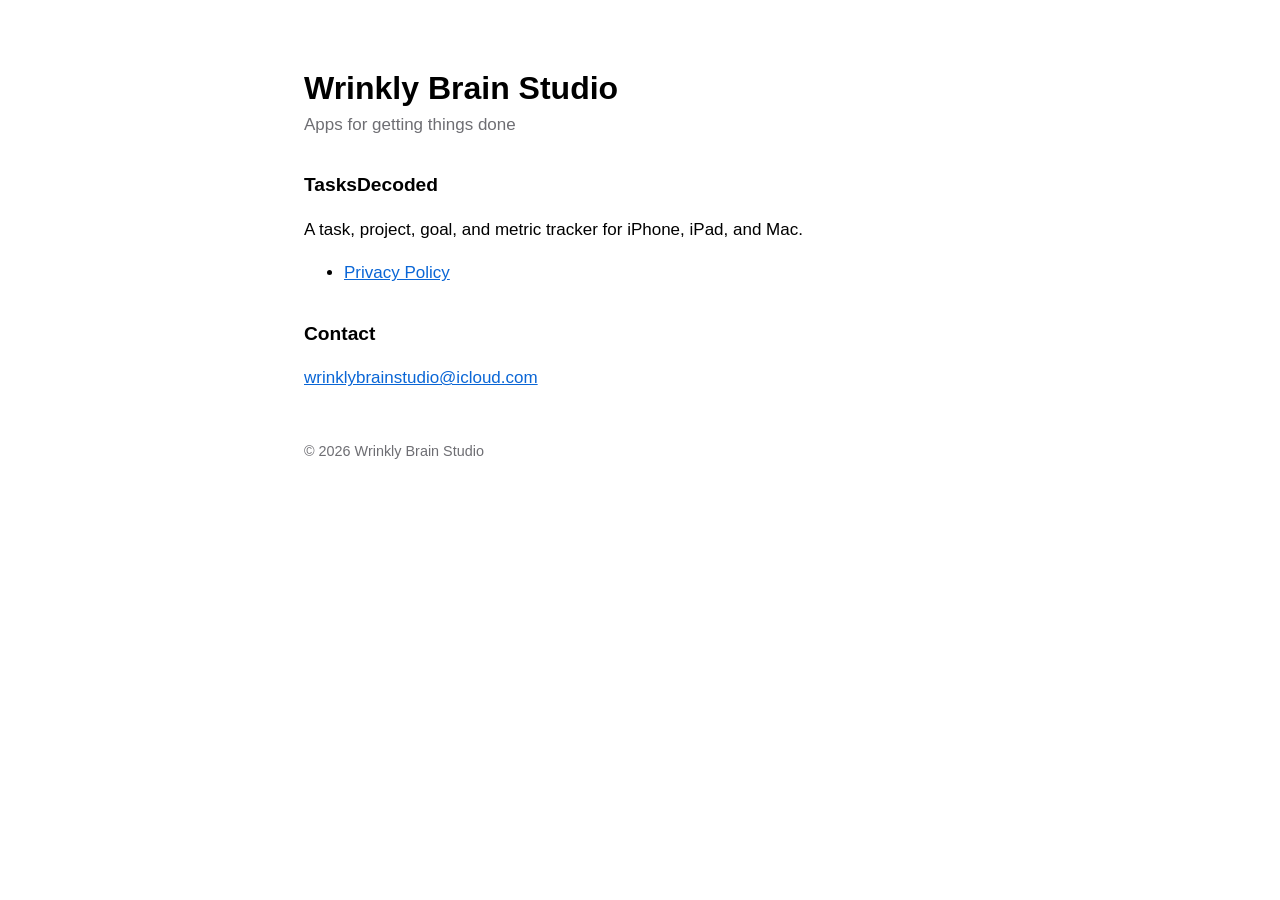
<file: index.html>
<!doctype html>
<html lang="en">
<head>
<meta charset="utf-8">
<meta name="viewport" content="width=device-width, initial-scale=1">
<title>Wrinkly Brain Studio</title>
<link rel="stylesheet" href="/style.css">
</head>
<body>
<h1>Wrinkly Brain Studio</h1>
<p class="sub">Apps for getting things done</p>

<h2>TasksDecoded</h2>
<p>A task, project, goal, and metric tracker for iPhone, iPad, and Mac.</p>
<ul>
  <li><a href="/tasksdecoded/privacy/">Privacy Policy</a></li>
</ul>

<h2>Contact</h2>
<p><span data-contact>(Turn on JavaScript to see the contact address.)</span></p>

<footer>&copy; 2026 Wrinkly Brain Studio</footer>
<script src="/contact.js"></script>
</body>
</html>
</file>
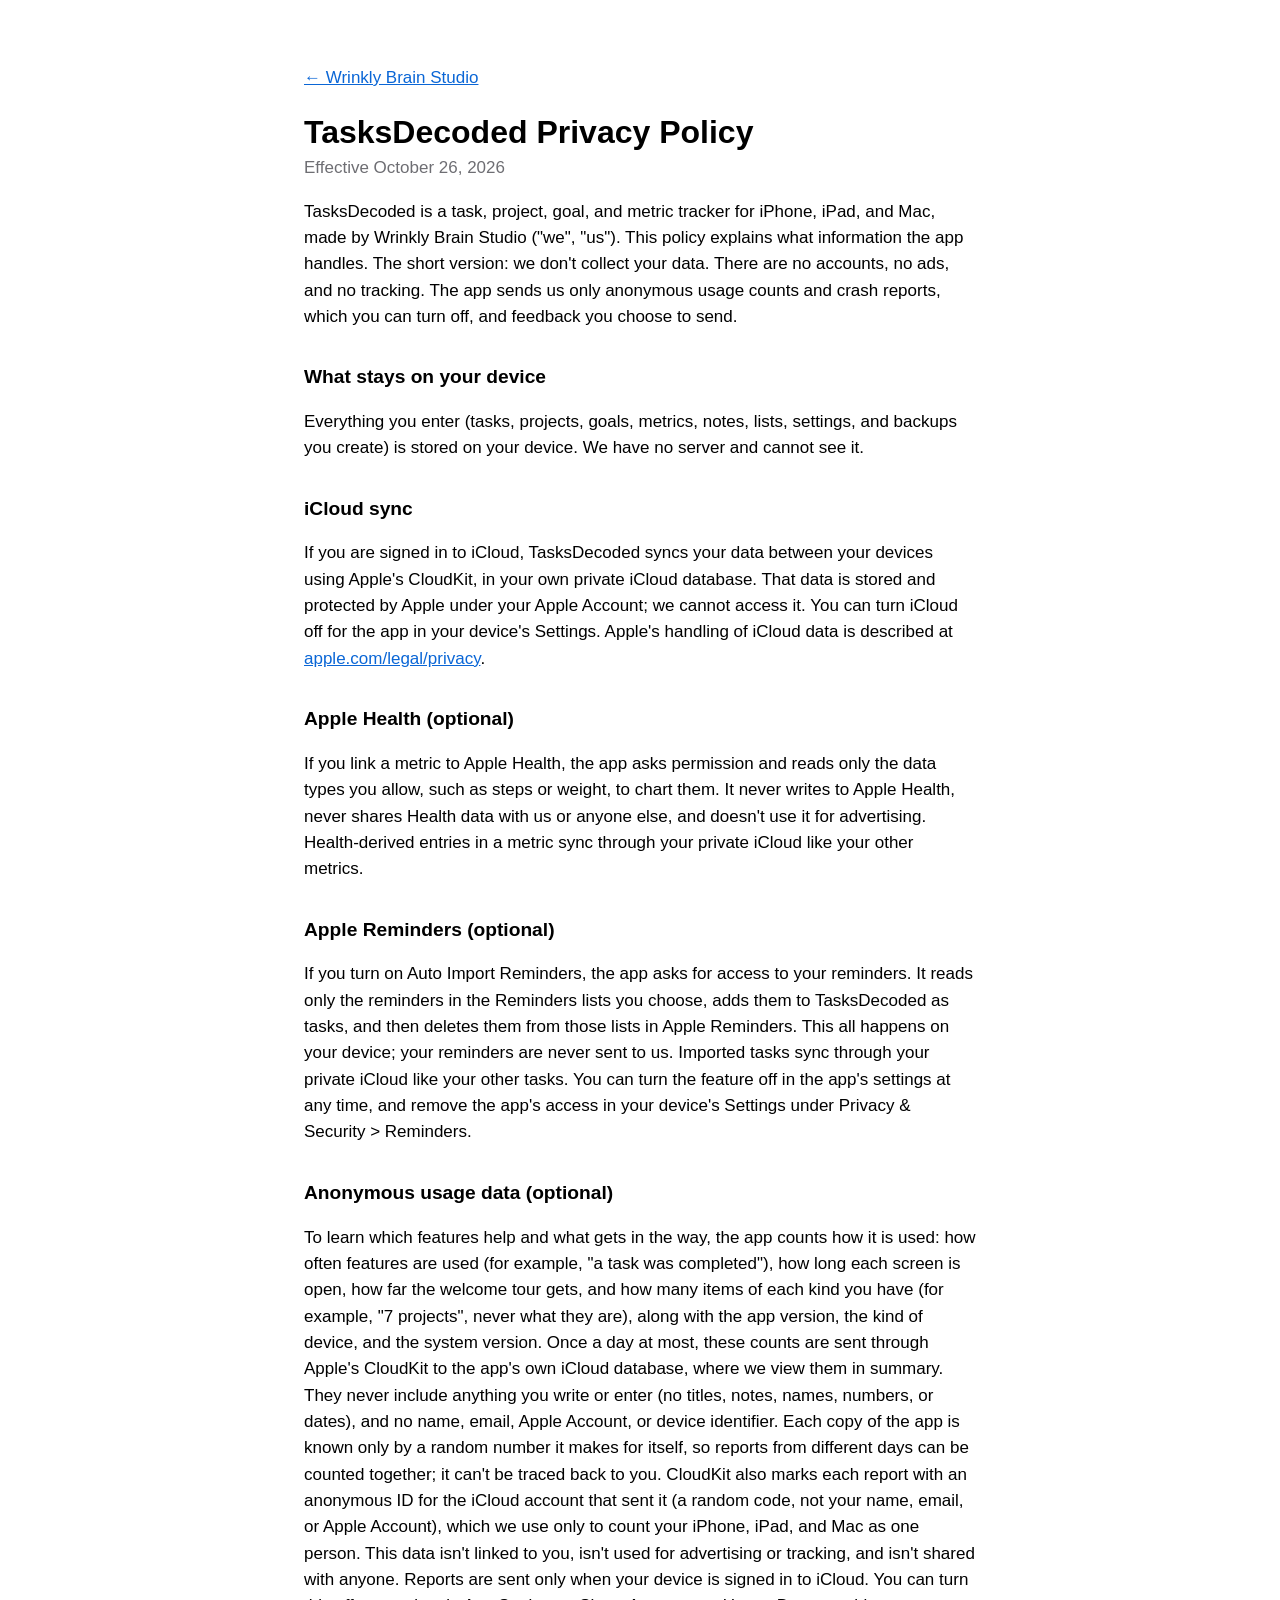
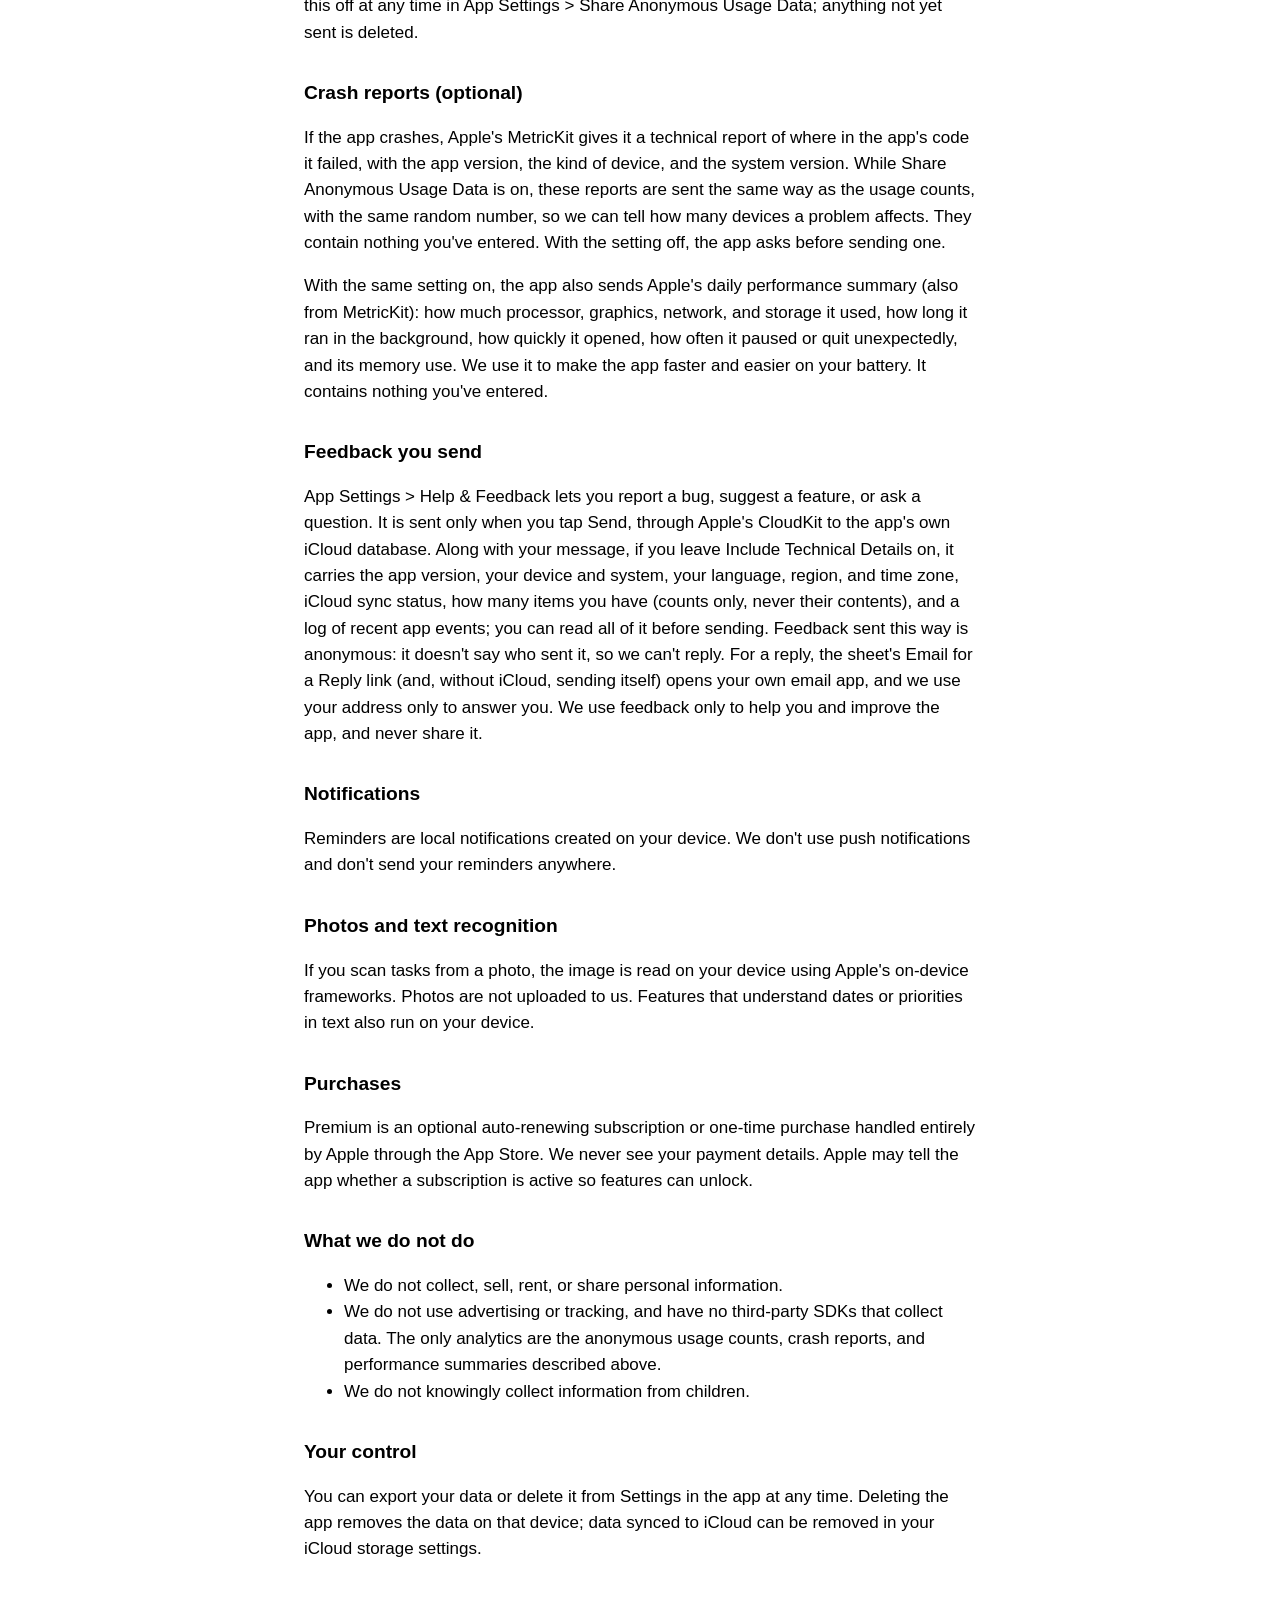
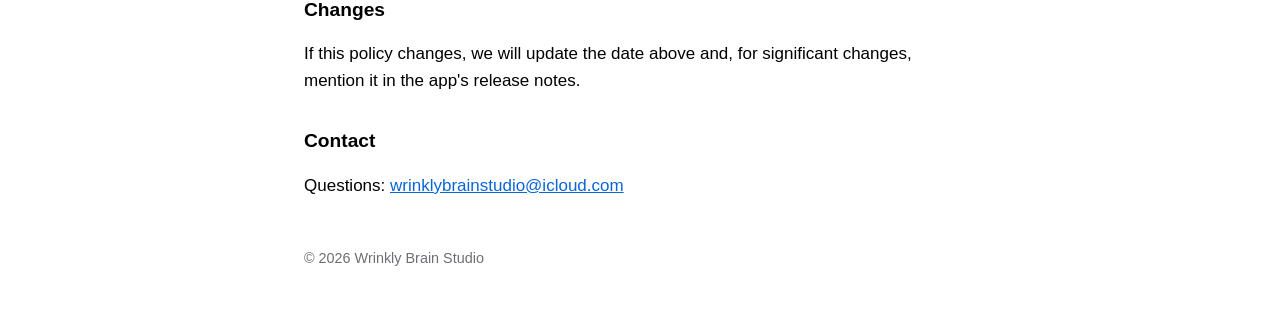
<file: tasksdecoded/privacy/index.html>
<!doctype html>
<html lang="en">
<head>
<meta charset="utf-8">
<meta name="viewport" content="width=device-width, initial-scale=1">
<title>TasksDecoded Privacy Policy</title>
<link rel="stylesheet" href="/style.css">
</head>
<body>
<p><a href="/">&larr; Wrinkly Brain Studio</a></p>
<h1>TasksDecoded Privacy Policy</h1>
<p class="sub">Effective October 26, 2026</p>

<p>TasksDecoded is a task, project, goal, and metric tracker for iPhone, iPad, and Mac, made by Wrinkly Brain Studio
("we", "us"). This policy explains what information the app handles. The short version: we don't collect your
data. There are no accounts, no ads, and no tracking. The app sends us only anonymous usage counts and crash reports,
which you can turn off, and feedback you choose to send.</p>

<h2>What stays on your device</h2>
<p>Everything you enter (tasks, projects, goals, metrics, notes, lists, settings, and backups you create) is stored
on your device. We have no server and cannot see it.</p>

<h2>iCloud sync</h2>
<p>If you are signed in to iCloud, TasksDecoded syncs your data between your devices using Apple's CloudKit, in your
own private iCloud database. That data is stored and protected by Apple under your Apple Account; we cannot access
it. You can turn iCloud off for the app in your device's Settings. Apple's handling of iCloud data is described at
<a href="https://www.apple.com/legal/privacy/">apple.com/legal/privacy</a>.</p>

<h2>Apple Health (optional)</h2>
<p>If you link a metric to Apple Health, the app asks permission and reads only the data types you allow, such as
steps or weight, to chart them. It never writes to Apple Health, never shares Health data with us or anyone else,
and doesn't use it for advertising. Health-derived entries in a metric sync through your private iCloud like your
other metrics.</p>

<h2>Apple Reminders (optional)</h2>
<p>If you turn on Auto Import Reminders, the app asks for access to your reminders. It reads only the reminders in
the Reminders lists you choose, adds them to TasksDecoded as tasks, and then deletes them from those lists in Apple
Reminders. This all happens on your device; your reminders are never sent to us. Imported tasks sync through your
private iCloud like your other tasks. You can turn the feature off in the app's settings at any time, and remove
the app's access in your device's Settings under Privacy &amp; Security &gt; Reminders.</p>

<h2>Anonymous usage data (optional)</h2>
<p>To learn which features help and what gets in the way, the app counts how it is used: how often features are
used (for example, "a task was completed"), how long each screen is open, how far the welcome tour gets, and how
many items of each kind you have (for example, "7 projects", never what they are), along with the app version, the kind of device, and the system version. Once a
day at most, these counts are sent through Apple's CloudKit to the app's own iCloud database, where we view them in
summary. They never include anything you write or enter (no titles, notes, names, numbers, or dates), and no name,
email, Apple Account, or device identifier. Each copy of the app is known only by a random number it makes for
itself, so reports from different days can be counted together; it can't be traced back to you. CloudKit also
marks each report with an anonymous ID for the iCloud account that sent it (a random code, not your name, email, or
Apple Account), which we use only to count your iPhone, iPad, and Mac as one person. This data isn't
linked to you, isn't used for advertising or tracking, and isn't shared with anyone. Reports are sent only when your
device is signed in to iCloud. You can turn this off at any time in App Settings &gt; Share Anonymous Usage Data;
anything not yet sent is deleted.</p>

<h2>Crash reports (optional)</h2>
<p>If the app crashes, Apple's MetricKit gives it a technical report of where in the app's code it failed, with the
app version, the kind of device, and the system version. While Share Anonymous Usage Data is on, these reports are
sent the same way as the usage counts, with the same random number, so we can tell how many devices a problem
affects. They contain nothing you've entered. With the setting off, the app asks before sending one.</p>
<p>With the same setting on, the app also sends Apple's daily performance summary (also from MetricKit): how much
processor, graphics, network, and storage it used, how long it ran in the background, how quickly it opened, how
often it paused or quit unexpectedly, and its memory use. We use it to make the app faster and easier on your battery.
It contains nothing you've entered.</p>

<h2>Feedback you send</h2>
<p>App Settings &gt; Help &amp; Feedback lets you report a bug, suggest a feature, or ask a question. It is sent only
when you tap Send, through Apple's CloudKit to the app's own iCloud database. Along with your message, if you leave
Include Technical Details on, it carries the app version, your device and system, your language, region, and time
zone, iCloud sync status, how many items you have (counts only, never their contents), and a log of recent app
events; you can read all of it before sending. Feedback sent this way is anonymous: it doesn't say who sent it, so we
can't reply. For a reply, the sheet's Email for a Reply link (and, without iCloud, sending itself) opens your own
email app, and we use your address only to answer you. We use feedback only to help you and improve the app, and
never share it.</p>

<h2>Notifications</h2>
<p>Reminders are local notifications created on your device. We don't use push notifications and don't send your
reminders anywhere.</p>

<h2>Photos and text recognition</h2>
<p>If you scan tasks from a photo, the image is read on your device using Apple's on-device frameworks. Photos are
not uploaded to us. Features that understand dates or priorities in text also run on your device.</p>

<h2>Purchases</h2>
<p>Premium is an optional auto-renewing subscription or one-time purchase handled entirely by Apple through the App Store. We never see
your payment details. Apple may tell the app whether a subscription is active so features can unlock.</p>

<h2>What we do not do</h2>
<ul>
  <li>We do not collect, sell, rent, or share personal information.</li>
  <li>We do not use advertising or tracking, and have no third-party SDKs that collect data. The only analytics are
    the anonymous usage counts, crash reports, and performance summaries described above.</li>
  <li>We do not knowingly collect information from children.</li>
</ul>

<h2>Your control</h2>
<p>You can export your data or delete it from Settings in the app at any time. Deleting the app removes the data on
that device; data synced to iCloud can be removed in your iCloud storage settings.</p>

<h2>Changes</h2>
<p>If this policy changes, we will update the date above and, for significant changes, mention it in the app's
release notes.</p>

<h2>Contact</h2>
<p>Questions: <span data-contact>(Turn on JavaScript to see the contact address.)</span></p>

<footer>&copy; 2026 Wrinkly Brain Studio</footer>
<script src="../../contact.js"></script>
</body>
</html>
</file>
<file: style.css>
:root { color-scheme: light dark; }
body { font: 17px/1.55 -apple-system, BlinkMacSystemFont, "Segoe UI", Roboto, Helvetica, Arial, sans-serif; max-width: 42rem; margin: 0 auto; padding: 3rem 1.25rem 4rem; }
h1 { font-size: 2rem; line-height: 1.2; margin-bottom: .25rem; }
h2 { font-size: 1.2rem; margin-top: 2rem; }
.sub { color: #6e6e73; margin-top: 0; }
a { color: #0a66d6; }
footer { margin-top: 3rem; color: #6e6e73; font-size: .9rem; }
@media (prefers-color-scheme: dark) { .sub, footer { color: #a1a1a6; } a { color: #4da3ff; } }
</file>
